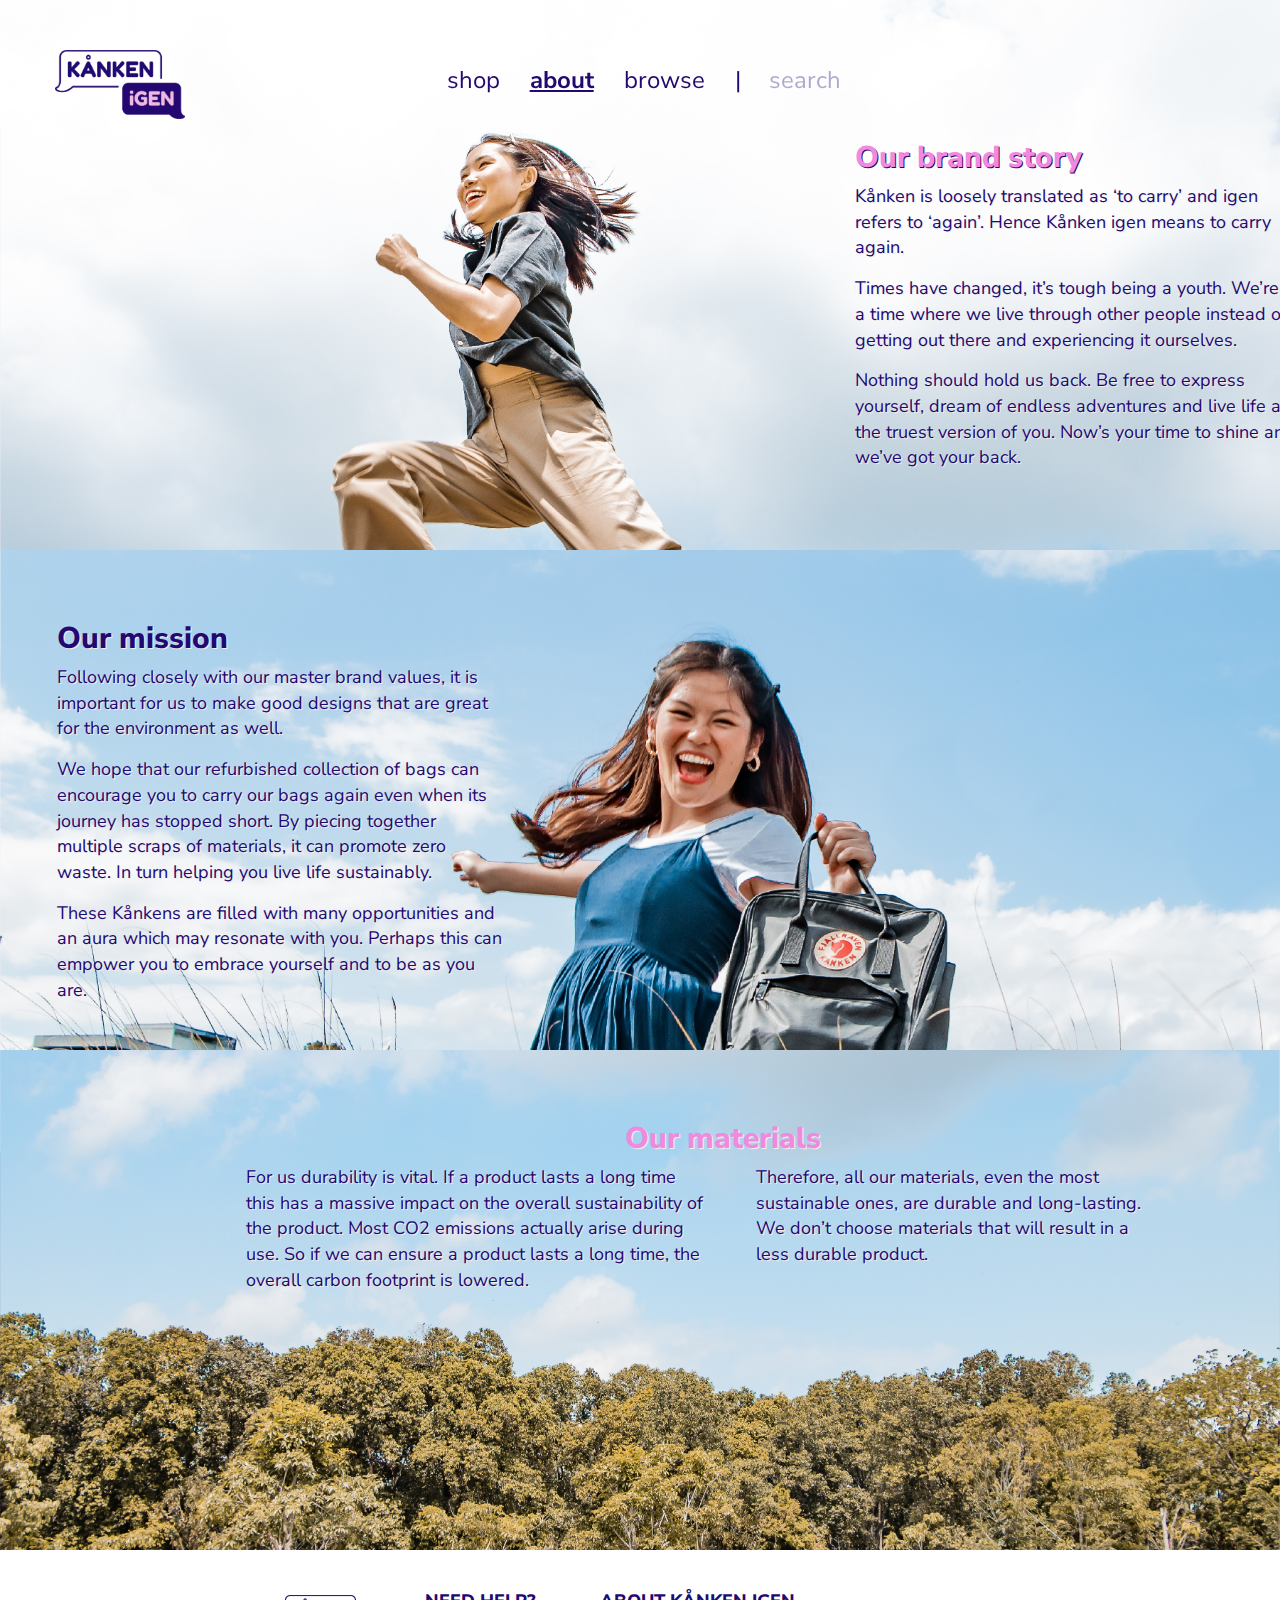
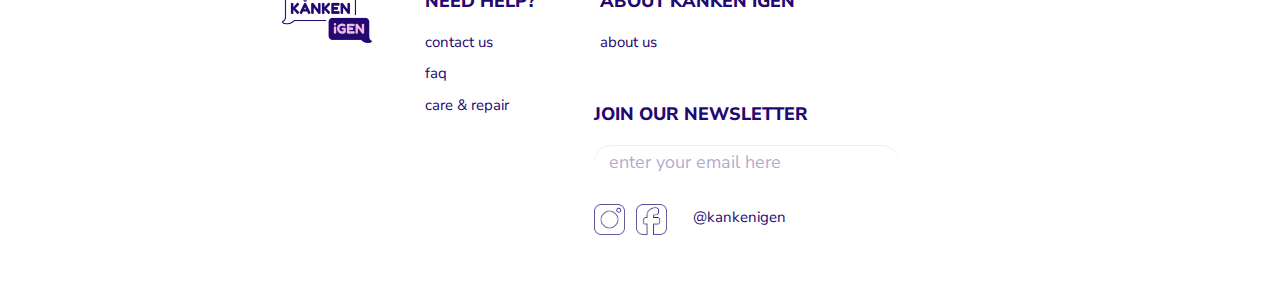
<file: about.html>
<!DOCTYPE html>
<html>
<head>

<meta charset="utf-8"/>
<meta http-equiv="X-UA-Compatible" content="IE=edge"/>
<meta name="viewport" content="width=device-width, initial-scale=1.0">

<style>
@import url('https://fonts.googleapis.com/css?family=Nunito+Sans:300,400,800,900&display=swap');
</style>

<title>ABOUT KÅNKEN IGEN</title>
	<link rel="stylesheet" type="text/css" href="css/bootstrap.min.css">
	<link rel="stylesheet" type="text/css" href="mycss.css">
	<link href="https://fonts.googleapis.com/css?family=Nunito+Sans&display=swap" rel="stylesheet">
</head>

<body>

<!-- navigation bar -->	
<div class="col-lg-12 col-xs-6">
	<div class="navbar-custom navbar navbar-default navbar-fixed-top text-center">

<!-- start of big container fluid -->	
	     <div class="container-fluid">
	<div class="col-lg-4 col-xs-6" style="margin-top: 30px">
	<a class="navbar-brand xs-center" href="index.html"><img src="img/blue_pink_logo_b.png"></a><span class="sr-only">(current)</span></div>


	    <!-- Brand and toggle get grouped for better mobile display -->
	<div class="navbar-header">
	<button type="button" class="navbar-toggle collapsed" data-toggle="collapse" data-target="#bs-example-navbar-collapse-1" aria-expanded="false">
	 <span class="sr-only">Toggle navigation</span>
	 <span class="col-lg-2 icon-bar"></span>
	 <span class="col-lg-2 icon-bar"></span>
	 <span class="col-lg-2 icon-bar"></span>

	 </button>
	    </div>

	    <!-- Collect the nav links, forms, and other content for toggling -->
	    <div class="collapse navbar-collapse" id="bs-example-navbar-collapse-1">
	      <ul class="pt50 nav navbar-nav xs-texts">
	        <li><a href="shop.html" class="navbar-xs">shop</a></li>
	        <li><a href="about.html" class="navbar-xs about-head">about</a></li>
	        <li><a href="browse.html" class="navbar-xs">browse</a></li>
	        <li><a class="divider">|</a></li>
	      </ul>
	      <form class="pt50 navbar-form navbar-left col-lg-2 col-xs-12">
	        <div class="form-group">
	          <input type="text" class="form-control search-btn" placeholder="search">
	        </div>
	      </form>
	      <ul class="pt22 col-lg-2 col-xs-12 nav navbar-nav">
	      	<li><a href="#"><img src="img/cart-button.png" class="cart-btn"></a></li>
	      	<li><a href="#" class="view-cart">view cart</a></li>
	      	<li><a href="#" class="help-xs">help <span class="glyphicon glyphicon-question-sign help-icon" aria-hidden="true"></span></a></li>
	      </ul>
	    </div><!-- /.navbar-collapse -->
	  </div><!-- /.container-fluid -->
	</div>
</div><!-- end navigation bar -->

<!-- about us jumbotron -->	
<div class="jumbotron jumbotron-about">
<div class="container-fluid about-jumbo-cover-xs">
	<div class="about-texts">
  		<h1 class="col-lg-12 col-xs-12 about-title">Our brand story</h1>
  		<p class="col-lg-12 col-xs-12 about-para">Kånken is loosely translated as ‘to carry’ and igen refers to ‘again’. Hence Kånken igen means to carry again.</p>

  		<p class="col-lg-12 col-xs-12 about-para">Times have changed, it’s tough being a youth. We’re in a time where we live through other people instead of getting out there and experiencing it ourselves.</p>

  		<p class="col-lg-12 col-xs-12 about-para">Nothing should hold us back. Be free to express yourself, dream of endless adventures and live life as the truest version of you. Now’s your time to shine and we’ve got your back.</p>

  		<p class="col-lg-12 col-xs-12 about-para-xs">Kånken is loosely translated as ‘to carry’ and igen refers to ‘again’. Hence Kånken igen means to carry again.</p>

  		<p class="col-lg-12 col-xs-12 about-para-xs">Times have changed, it’s tough being a youth. Nothing should hold us back. Be free to express yourself, dream of endless adventures and live life as the truest version of you. Now’s your time to shine and we’ve got your back.</p>

  	</div>
</div>
</div><!-- end of about us jumbotron -->

<!-- our mission jumbotron -->	
<div class="jumbotron jumbotron-mission">
<div class="container-fluid mission-jumbo-cover-xs">
	<div class="mission-texts">
  		<h1 class="col-lg-12 col-xs-12 mission-title">Our mission</h1>
  		<p class="col-lg-12 col-xs-12 mission-para">Following closely with our master brand values, it is important for us to make good designs that are great for the environment as well.</p>

  		<p class="col-lg-12 col-xs-12 mission-para">We hope that our refurbished collection of bags can encourage you to carry our bags again even when its journey has stopped short. By piecing together multiple scraps of materials, it can promote zero waste. In turn helping you live life sustainably.</p>

  		<p class="col-lg-12 col-xs-12 mission-para">These Kånkens are filled with many opportunities and an aura which may resonate with you. Perhaps this can empower you to embrace yourself and to be as you are.</p>

  		<p class="col-lg-12 col-xs-12 mission-para-xs">We hope that our refurbished collection of bags can encourage you to carry our bags again even when its journey has stopped short.</p>
  		<p class="col-lg-12 col-xs-12 mission-para-xs">These Kånkens are filled with many opportunities and an aura which may resonate with you. Perhaps this can empower you to embrace yourself and to be as you are.</p>
  	</div>
</div>
</div><!-- end of our mission jumbotron -->	

<!-- sustainability jumbotron -->	
<div class="jumbotron jumbotron-sustainability">
<div class="container-fluid sustainability-jumbo-cover-xs">
	<div class="sustainability-texts">
  		<h1 class="col-lg-12 col-xs-12 sustainability-title">Our materials</h1>
  		<div class="col-lg-2"></div>
  		<p class="col-lg-4 col-xs-12 sustainability-para">For us durability is vital. If a product lasts a long time this has a massive impact on the overall sustainability of the product. Most CO2 emissions actually arise during use. So if we can ensure a product lasts a long time, the overall carbon footprint is lowered. </p>

  		<p class="col-lg-6 col-xs-12 sustainability-bump sustainability-para">Therefore, all our materials, even the most sustainable ones, are durable and long-lasting. We don’t choose materials that will result in a less durable product.</p>

  		<p class="col-lg-4 col-xs-12 sustainability-para-xs">All our materials, even the most sustainable ones, are durable and long-lasting. If a product lasts a long time this has a massive impact on the overall sustainability of the product. Most CO2 emissions actually arise during use. So if we can ensure a product lasts a long time, the overall carbon footprint is lowered. </p>
  	</div>
  </div>
</div>
</div><!-- end of sustainability jumbotron -->

<!-- footer -->
<footer>
<div class="container-fluid footer-bottom">
	
	<div class="col-lg-1 col-xs-1"><a href="index.html"><img class="logo-brand" src="img/blue_pink_logo_b.png"></a></div>

	<div class="col-lg-2 col-xs-5 need-help-col">
		<div class="row"><h2 class="footer-heads">NEED HELP?</h2></div>
		<div class="row"><a class="contact-us" href="#"><p class="footer-subheads">contact us</p></a></div>
		<div class="row"><a class="faq" href="#"><p class="footer-subheads">faq</p></a></div>
		<div class="row"><a class="care-repair" href="#"><p class="footer-subheads">care & repair</p></a></div>
	</div>
	<div class="col-lg-3 col-xs-6 about-kanken-igen">
		<div class="row"><h2 class="footer-heads">ABOUT KÅNKEN IGEN</h2></div>
		<div class="row"><a class="about-us" href="about.html"><p class="footer-subheads">about us</p></a></div>
	</div>
	<div class="col-lg-5 col-xs-12 join-newsletter">
		<div class="row"><h2 class="footer-heads">JOIN OUR NEWSLETTER</h2></div>
		<div class="row">
	      <form class="join-newsletter-box">
	        <div class="form-group">
	          <input type="text" class="form-control join-btn" placeholder="enter your email here"></div>
	      </form>
        </div>
        <div class="row icon col-lg-2">
        	<a href="https://www.instagram.com/kankenigen/" target="0"><img src="img/instagram-icon.png"></a></div>
        <div class="row icon col-lg-2">
        	<a href="https://www.facebook.com/kanken.igen.5" target="0"><img src="img/facebook-icon.png"></a>
        </div>
        <div class="row social-media-handle">
        <p class="footer-subheads">@kankenigen</p>
        </div>
	</div>

</div>
</footer>

<script src="https://ajax.googleapis.com/ajax/libs/jquery/1.12.4/jquery.min.js"></script>
<script src="js/bootstrap.min.js"></script>

</body>
</file>
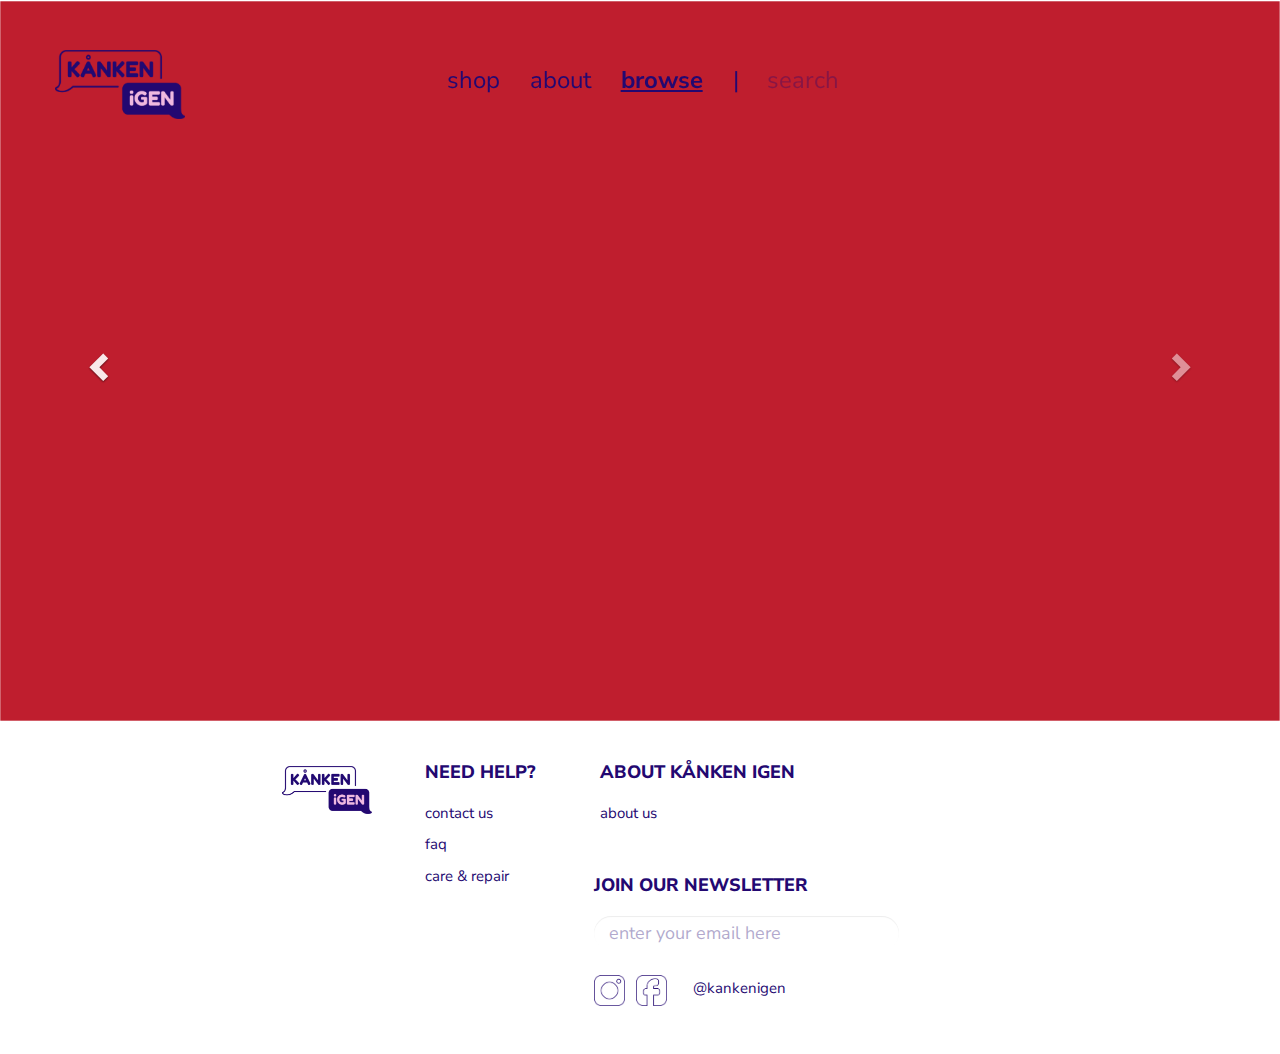
<file: browse.html>
<!DOCTYPE html>
		<html>
		<head>

		<meta charset="utf-8"/>
		<meta http-equiv="X-UA-Compatible" content="IE=edge"/>
		<meta name="viewport" content="width=device-width, initial-scale=1.0">

		<style>
		@import url('https://fonts.googleapis.com/css?family=Nunito+Sans:300,400,800,900&display=swap');
		</style>

		<title>KÅNKEN IGEN CATELOGUE</title>
			<link rel="stylesheet" type="text/css" href="css/bootstrap.min.css">
			<link rel="stylesheet" type="text/css" href="mycss.css">
			<link href="https://fonts.googleapis.com/css?family=Nunito+Sans&display=swap" rel="stylesheet">
		</head>

		<body>

		<!-- navigation bar -->	
		<div class="col-lg-12 col-xs-6">
			<div class="navbar-custom navbar navbar-default navbar-fixed-top text-center">

		<!-- start of big container fluid -->	
			     <div class="container-fluid">
			<div class="col-lg-4 col-xs-6" style="margin-top: 30px">
			<a class="navbar-brand xs-center" href="index.html"><img src="img/blue_pink_logo_b.png"></a><span class="sr-only">(current)</span></div>


			    <!-- Brand and toggle get grouped for better mobile display -->
			<div class="navbar-header">
			<button type="button" class="navbar-toggle collapsed" data-toggle="collapse" data-target="#bs-example-navbar-collapse-1" aria-expanded="false">
			 <span class="sr-only">Toggle navigation</span>
			 <span class="col-lg-2 icon-bar"></span>
			 <span class="col-lg-2 icon-bar"></span>
			 <span class="col-lg-2 icon-bar"></span>

			 </button>
			    </div>

			    <!-- Collect the nav links, forms, and other content for toggling -->
			    <div class="collapse navbar-collapse" id="bs-example-navbar-collapse-1">
			      <ul class="pt50 nav navbar-nav xs-texts">
			        <li><a href="shop.html" class="navbar-xs">shop</a></li>
			        <li><a href="about.html" class="navbar-xs">about</a></li>
			        <li><a href="browse.html" class="navbar-xs browse-head">browse</a></li>
			        <li><a class="divider">|</a></li>
			      </ul>
			      <form class="pt50 navbar-form navbar-left col-lg-2 col-xs-12">
			        <div class="form-group">
			          <input type="text" class="form-control search-btn" placeholder="search">
			        </div>
			      </form>
			      <ul class="pt22 col-lg-2 col-xs-12 nav navbar-nav">
			      	<li><a href="#"><img src="img/cart-button.png" class="cart-btn"></a></li>
			      	<li><a href="#" class="view-cart">view cart</a></li>
			      	<li><a href="#" class="help-xs">help <span class="glyphicon glyphicon-question-sign help-icon" aria-hidden="true"></span></a></li>
			      </ul>
			    </div><!-- /.navbar-collapse -->
			  </div><!-- /.container-fluid -->
			</div>
		</div><!-- end navigation bar -->

		<!-- carousel lg-->
			<div class="container-fluid browse-book carousel-lg" style="">	
					<div id="myCarousel" class="carousel slide" data-ride="carousel">
			    <!-- Indicators -->
			    <ol class="carousel-indicators">
			      <li data-target="#myCarousel" data-slide-to="0" class="active"></li>
			      <li data-target="#myCarousel" data-slide-to="1"></li>
			      <li data-target="#myCarousel" data-slide-to="2"></li>
			      <li data-target="#myCarousel" data-slide-to="3"></li>
			    </ol>

			    <!-- Wrapper for slides -->
			    <div class="carousel-inner">

			      <div class="item active" style="background-image: url(img/browse-1440/01.jpg);">
			      </div>
			    
			      <div class="item" style="background-image: url(img/browse-1440/02.jpg);">
			      </div>

			      <div class="item" style="background-image: url(img/browse-1440/03.jpg);">
			      </div>

			      <div class="item" style="background-image: url(img/browse-1440/04.jpg);">
			      </div>
			  
			    </div>

			    <!-- Left and right controls -->
			   <a class="left carousel-control" href="#myCarousel" data-slide="prev" style="background: none !important;">
			      <span class="glyphicon glyphicon-chevron-left"></span>
			      <span class="sr-only">Previous</span>
			    </a>
			    <a class="right carousel-control" href="#myCarousel" data-slide="next" style="background: none !important;">
			      <span class="glyphicon glyphicon-chevron-right"></span>
			      <span class="sr-only">Next</span>
			    </a>
			  </div>
			</div>
		<!-- end of carousel -->

		<!-- carousel s-->
			<div class="container-fluid browse-book carousel-s" style="">	
					<div id="myCarousel" class="carousel slide" data-ride="carousel">
			    <!-- Indicators -->
			    <ol class="carousel-indicators">
			      <li data-target="#myCarousel" data-slide-to="0" class="active"></li>
			      <li data-target="#myCarousel" data-slide-to="1"></li>
			      <li data-target="#myCarousel" data-slide-to="2"></li>
			      <li data-target="#myCarousel" data-slide-to="3"></li>
			    </ol>

			    <!-- Wrapper for slides -->
			    <div class="carousel-inner">

			      <div class="item active" style="background-image: url(img/browse-414/01.jpg);">
			      </div>
			    
			      <div class="item" style="background-image: url(img/browse-414/02.jpg);">
			      </div>

			      <div class="item" style="background-image: url(img/browse-414/03.jpg);">
			      </div>

			      <div class="item" style="background-image: url(img/browse-414/04.jpg);">
			      </div>
			  
			    </div>

			    <!-- Left and right controls -->
			   <a class="left carousel-control" href="#myCarousel" data-slide="prev" style="background: none !important;">
			      <span class="glyphicon glyphicon-chevron-left"></span>
			      <span class="sr-only">Previous</span>
			    </a>
			    <a class="right carousel-control" href="#myCarousel" data-slide="next" style="background: none !important;">
			      <span class="glyphicon glyphicon-chevron-right"></span>
			      <span class="sr-only">Next</span>
			    </a>
			  </div>
			</div>
		<!-- end of carousel -->

		<!-- carousel xs-->
			<div class="container-fluid browse-book carousel-xs" style="">	
					<div id="myCarousel" class="carousel slide" data-ride="carousel">
			    <!-- Indicators -->
			    <ol class="carousel-indicators">
			      <li data-target="#myCarousel" data-slide-to="0" class="active"></li>
			      <li data-target="#myCarousel" data-slide-to="1"></li>
			      <li data-target="#myCarousel" data-slide-to="2"></li>
			      <li data-target="#myCarousel" data-slide-to="3"></li>
			    </ol>

			    <!-- Wrapper for slides -->
			    <div class="carousel-inner">

			      <div class="item active" style="background-image: url('https://mdbootstrap.com/img/Photos/Slides/img%20(45).jpg');">
			      </div>

			      <div class="item" style="background-image: url('https://mdbootstrap.com/img/Photos/Slides/img%20(46).jpg');">
			      </div>
			    
			      <div class="item" style="background-image: url('https://mdbootstrap.com/img/Photos/Slides/img%20(47).jpg');">
			      </div>
			  
			    </div>

			    <!-- Left and right controls -->
			   <a class="left carousel-control" href="#myCarousel" data-slide="prev" style="background: none !important;">
			      <span class="glyphicon glyphicon-chevron-left"></span>
			      <span class="sr-only">Previous</span>
			    </a>
			    <a class="right carousel-control" href="#myCarousel" data-slide="next" style="background: none !important;">
			      <span class="glyphicon glyphicon-chevron-right"></span>
			      <span class="sr-only">Next</span>
			    </a>
			  </div>
			</div>
		<!-- end of carousel -->

		<!-- footer -->
		<footer>
		<div class="container-fluid footer-bottom">
			
			<div class="col-lg-1 col-xs-1"><a href="index.html"><img class="logo-brand" src="img/blue_pink_logo_b.png"></a></div>

			<div class="col-lg-2 col-xs-5 need-help-col">
				<div class="row"><h2 class="footer-heads">NEED HELP?</h2></div>
				<div class="row"><a class="contact-us" href="#"><p class="footer-subheads">contact us</p></a></div>
				<div class="row"><a class="faq" href="#"><p class="footer-subheads">faq</p></a></div>
				<div class="row"><a class="care-repair" href="#"><p class="footer-subheads">care & repair</p></a></div>
			</div>
			<div class="col-lg-3 col-xs-6 about-kanken-igen">
				<div class="row"><h2 class="footer-heads">ABOUT KÅNKEN IGEN</h2></div>
				<div class="row"><a class="about-us" href="about.html"><p class="footer-subheads">about us</p></a></div>
			</div>
			<div class="col-lg-5 col-xs-12 join-newsletter">
				<div class="row"><h2 class="footer-heads">JOIN OUR NEWSLETTER</h2></div>
				<div class="row">
			      <form class="join-newsletter-box">
			        <div class="form-group">
			          <input type="text" class="form-control join-btn" placeholder="enter your email here"></div>
			      </form>
		        </div>
		        <div class="row icon col-lg-2">
		        	<a href="https://www.instagram.com/kankenigen/" target="0"><img src="img/instagram-icon.png"></a></div>
		        <div class="row icon col-lg-2">
		        	<a href="https://www.facebook.com/kanken.igen.5" target="0"><img src="img/facebook-icon.png"></a>
		        </div>
		        <div class="row social-media-handle">
		        <p class="footer-subheads">@kankenigen</p>
		        </div>
			</div>

		</div>
		</footer>

		<script src="https://ajax.googleapis.com/ajax/libs/jquery/1.12.4/jquery.min.js"></script>
		<script src="js/bootstrap.min.js"></script>

		<script type="text/javascript">
			$('.carousel').carousel({
			touch: true // default
			})
		</script>

		</body>
</file>
<file: mycss.css>
@import url('https://fonts.googleapis.com/css?family=Nunito+Sans&display=swap');


@media (min-width: 992px){ /*this is the start of min-width 992px max-width 1440px aka lg forms*/

body {
	color: #230871;
	font-family: Nunito Sans, sans-serif;
}

.navbar-brand>img {
	width: 170px;
	padding-left: 40px;
}

.navbar-default .navbar-nav>li>a {
	color: #230871;
	font-family: Nunito Sans, sans-serif;
	font-size: 24px;
}

div.form-group{
	width:168px;
}

.form-control.search-btn{
	text-rendering: auto;
    display: block;
    width: 100%;
    height: 34px;
    padding: 0;
    padding-left: 13px;
    margin-right: 0;
    font-size: 24px;
    line-height: 0;
    color: #230871;
    background-color: transparent;
    background-image: none;
    border: 0px solid #ccc;
    border-radius: 0px
    -webkit-box-shadow: inset 0 1px 1px rgba(0,0,0,.075);
    box-shadow: inset 0 0px 0px rgba(0,0,0,.075);
    -webkit-transition: border-color ease-in-out .15s,-webkit-box-shadow ease-in-out .15s;
    -o-transition: border-color ease-in-out .15s,box-shadow ease-in-out .15s;
    transition: border-color ease-in-out .15s,box-shadow ease-in-out .15s;
}

.form-control.search-btn::placeholder{
	color: #230871;
	opacity:0.35;
}

.navbar-custom.navbar.navbar-default.navbar-fixed-top.text-center{
	margin-top:5px;
}

.navbar-custom {
    border: 0px solid #ccc;
    border-radius: 0px
    -webkit-box-shadow: inset 0 1px 1px rgba(0,0,0,.075);
    box-shadow: inset 0 0px 0px rgba(0,0,0,.075);
    color: transparent;
    background-color: transparent;
}

.navbar-default .navbar-nav>li>a:hover .navbar-nav>li>a:focus{
	color: #F189DF;
}

.form-control.join-btn{
	text-rendering: auto;
  	text-align: left;
    display: block;
    width: 305px;
    height: 34px;
    padding-left: 15px;
    margin-right: 0;
    font-size: 18px;
    line-height: 0;
    color: #230871;
    background-color: transparent;
    background-image: none;
    border: 0px;
    border-color: #230871;
    border-radius: 20px;
    -webkit-box-shadow: inset 1 1px -0.5px rgba(0,0,0,.075);
    box-shadow: inset 1 1px -0.5px rgba(0,0,0,.075);
    -webkit-transition: border-color ease-in-out .15s,-webkit-box-shadow ease-in-out .15s;
    -o-transition: border-color ease-in-out .15s,box-shadow ease-in-out .15s;
    transition: border-color ease-in-out .15s,box-shadow ease-in-out .15s;
}

.form-control.join-btn::placeholder{
	color: #230871;
	opacity:0.35;
}


li img.cart-btn{
	width:410px;
	padding-top:38px;
	padding-left: 387px;
}

li a.view-cart{
	display:none;
}


.pt22{
	padding-top: 22px;	
}

.pt50{
	padding-top: 50px;
}

.col-lg-1, .col-lg-10, .col-lg-11, .col-lg-12, .col-lg-2, .col-lg-3, .col-lg-4, .col-lg-5, .col-lg-6, .col-lg-7, .col-lg-8, .col-lg-9, .col-md-1, .col-md-10, .col-md-11, .col-md-12, .col-md-2, .col-md-3, .col-md-4, .col-md-5, .col-md-6, .col-md-7, .col-md-8, .col-md-9, .col-sm-1, .col-sm-10, .col-sm-11, .col-sm-12, .col-sm-2, .col-sm-3, .col-sm-4, .col-sm-5, .col-sm-6, .col-sm-7, .col-sm-8, .col-sm-9, .col-xs-1, .col-xs-10, .col-xs-11, .col-xs-12, .col-xs-2, .col-xs-3, .col-xs-4, .col-xs-5, .col-xs-6, .col-xs-7, .col-xs-8, .col-xs-9 {
	padding-left:0;
	padding-right: 0;
}

.jumbotron-landing{
	background-image: url(img/hazael-bag-jumping-xs.jpg);
    background-repeat: no-repeat;
	background-position-x: -450px;
    background-position-y: -450px;
    background-size: 150%;
    height:629px; 
	padding-top: 0px;
    padding-bottom: 0px;
    margin-top: 0px;
    margin-bottom: 0;
}


.jumbotron-landing.bag-feature{
	background-image: url(img/sherman-hill-lg.jpg);
	background-position-x: -50px;
    background-position-y: -360px;
    background-repeat: no-repeat;
    background-size: 120%;
    height:387px; 
    margin: 0 auto;
}

.jumbo-cover-xs2{
	padding-left: 55px;
}

div.landing-texts{
	padding-top:168px;
	padding-left: 137px;	
}

div.landing-texts2{
	padding-left: 137px;	
	padding-top: 50px;	
}

h1.landing-title{
    font-size: 30px;
	color: #F189DF;
	font-weight:800;
	padding-bottom: 0px;
	text-shadow: 1px 1.1px #230871;
}
p.landing-para{
	color: white;
	font-size: 24px;
	font-weight: 400;
}

h1.bags-title{
    font-size: 30px;
	color: #230871;
	font-weight:800;
	text-shadow: 1px 1.1px #eee;
}
p.bags-para{
	color: #F189DF;
	font-size: 24px;
	font-weight: 400;
	width: 470px;
}

p a.btn.btn-primary.btn-lg.btn-learn{
	background-color: #F189DF;
	border:0;
	border-radius: 20px;
	font-size: 15px;
	font-weight: 800;
	color: #230871;
	padding-left: 20px;
    width: 138px;
    padding-right: 20px;
}


p a.btn.btn-primary.btn-lg.btn-read{
	background-color: #230871;
	border:0;
	border-radius: 20px;
	font-size: 15px;
	font-weight: 800;
	color: white;
	padding-left: 20px;
    width: 118px;
    padding-right: 20px;
}

h2.footer-heads{
    font-size: 18px;
	color: #230871;
	font-weight:800;
	padding-bottom: 10px;
}

p.footer-subheads{
	color: #230871;
	font-size: 15px;
	font-weight: 400;
}

.container-fluid.footer-bottom{
	padding-left: 282px;
    background-color: #fff;
    padding-bottom: 45px;
}

img.logo-brand{
	width: 90px;
	padding-top: 45px;
}

div.col-lg-2.need-help-col{
	width: 156px;
	padding-left: 76px;
	padding-top: 22px;
}

div.col-lg-3.about-kanken-igen{
	width: 265px;
	padding-left: 95px;
	padding-top: 22px;
}

div.col-lg-5.join-newsletter{
	width:568px;
	padding-left: 89px;
	padding-top: 22px;
}

div.icon img{
	height:41px;
	padding-top:10px;
}

.col-lg-2.icon {
    width: 15%;
}

.social-media-handle{
	padding-top: 13px;
	margin-left: 0;
	padding-left: 0;
}

.help-icon,li a.help-xs{
	display: none;
}

.jumbotron-shop{
	background-image: url(img/hazael-bag-sit.jpg);
	background-position-x: left;
    background-position-y: -95px;
    background-size: 110%;
    height:650px; 
    margin: 0 auto;
}

li .shop-head{
	text-decoration-line: underline;
	font-weight:bold;
}

li .about-head{
	text-decoration-line: underline;
	font-weight:bold;
}

li .browse-head{
	text-decoration-line: underline;
	font-weight:bold;
}

div.shop-texts{
	padding-top:140px;
	padding-left: 875px;
	width: 1000px;
}


h1.shop-title{
    font-size: 30px;
	color: #230871;
	font-weight:800;
	margin-top: 0px;
	padding-bottom: 0px;
	width: 531px;
	text-shadow: 1px 1.1px #230871;
}
p.shop-para{
	width:424px;
	color: white;
	padding-bottom: 5px;
	margin-bottom: 0;
	font-size: 24px;
	font-weight: 400;
	padding-left: 0px;
	text-shadow: 1px 1.1px #230871;
}


p a.btn.btn-primary.btn-lg.btn-shop-now{
	background-color: #230871;
	border:0;
	border-radius: 20px;
	font-size: 15px;
	font-weight: 800;
	color: #F189DF;
    height: 43px;
}

.btn-shop-now-gap-lg{
	display: none;
}

.btn-shop-now{
    margin-left: 0px;
    margin-top: 8px;
}

div.featured-items{
	margin-top: 17px;
	padding-right: 0px;
}

div.colours-of-month-parent{
	width:500px;
}

h1.colours-title{
    font-size: 35px;
	color: #230871;
	font-weight:800;
	padding-left: 0;
	margin-top: 25px;
	margin-bottom: 0px;
	margin-left: 110px;
}

div.colours-of-month-boxes{
	padding-left: 0;
	margin-top: 8px;
	margin-left: 37px;
	background-image: url(img/colours-month-180pp.png);
	background-repeat: no-repeat;
	background-position-x: center;
    background-position-y: center;
    background-size: 100%;
    width:500px;
    height:320px;
}

div.mix-n-matcher{
	padding-left: 0;
	margin-top: 37px;
	margin-bottom: 8px;
	margin-left: 92px;
	background-image: url(img/pic-bag-shop-shapes.jpg);
	background-repeat: no-repeat;
	background-position-x: center;
    background-position-y: center;
    background-size: 100%;
    width:833px;
    height:366px;
}

div.mixer-texts{
	padding-top:70px;
	padding-left: 353px;	
}


h1.mixer-title{
    font-size: 35px;
	color: #F189DF;
	font-weight:800;
	margin-top: 0px;
	padding-bottom: 10px;
	width:475px;
	text-shadow: 1px 1.1px #230871;
}
p.mixer-para{
	width:450px;
	color: white;
	padding-bottom: 0px;
	font-size: 24px;
	font-weight: 400;
	padding-left: 0px;
}

p a.btn.btn-primary.btn-lg.btn-mixer{
	background-color: #F189DF;
	border:0;
	border-radius: 20px;
	font-size: 15px;
	font-weight: 800;
	color: #230871;
}

.btn-mixer{
	margin-top: 17px;
    margin-left: 0px;
    width:80px;
}

p.mixer-para2{
	margin-top: 0px;
}

.jumbotron-about{
	background-image: url(img/christy-jump-100.jpg);
	background-position-x: center;
    background-position-y: center;
    background-size: 100%;
    height:550px; 
    margin: 0 auto;
}

div.about-texts{
	padding-top:93px;
	padding-left: 840px;	
	width: 700px;
}

h1.about-title{
    font-size: 30px;
	color: #F189DF;
	font-weight:800;
	margin-top: 0px;
	padding-bottom: 0px;
	width: 450px;
	text-shadow: 1px 1.1px #230871;
}

p.about-para{
	width:445px;
	color: #230871;
	padding-bottom: 15px;
	margin-bottom: 0;
	font-size: 18px;
	font-weight: 400;
	padding-left: 0px;
	text-shadow: 1px 1.1px #eee;
}

p.about-para-xs{
	display: none;
}

.jumbotron-mission{
	background-image: url(img/hazael-bag-jumping-100.jpg);
	background-position-x: center;
    background-position-y: center;
    background-size: 100%;
    height:500px; 
    margin: 0 auto;
}

div.mission-texts{
	padding-top:24px;
	padding-left: 42px;	
	width: 700px;
}

h1.mission-title{
    font-size: 30px;
	color: #230871;
	font-weight:800;
	margin-top: 0px;
	padding-bottom: 0px;
	width: 950px;
	text-shadow: 1px 1.1px #eee;
}

p.mission-para{
	width:445px;
	color: #230871;
	padding-bottom: 15px;
	margin-bottom: 0;
	font-size: 18px;
	font-weight: 400;
	padding-left: 0px;
	text-shadow: 1px 1.1px #eee;
}

p.mission-para-xs{
	display: none;
}

.jumbotron-sustainability{
	background-image: url(img/scenery-100.jpg);
	background-position-x: center;
    background-position-y: center;
    background-size: 100%;
    height:500px; 
    margin: 0 auto;
}

div.sustainability-texts{
	padding-top:24px;
	padding-left: 37px;	
	width: 1200px;
}

h1.sustainability-title{
    font-size: 30px;
	color: #F189DF;
	font-weight:800;
	margin-top: 0px;
	padding-bottom: 0px;
	width: 1342px;
	text-shadow: 1px 1.1px #eee;
	text-align: center;
}

p.sustainability-para{
	width:460px;
	color: #230871;
	padding-bottom: 15px;
	margin-bottom: 0;
	font-size: 18px;
	font-weight: 400;
	padding-left: 0px;
	text-shadow: 1px 1.1px #eee;
}

p.sustainability-bump.sustainability-para{
	padding-left: 50px;
}

p.sustainability-para-xs{
	display: none;
}

ol.carousel-indicators{
	visibility: hidden;
}

div.browse-book{
	padding: 0 !important; 
	margin: 0 !important;
	
}

div.item {
  background-position: center;
  background-repeat: no-repeat;
  background-size: cover;
}

div.item:before {
  content: "";
  display: block;
  padding-bottom: 56.25%; /* example */
}

div.carousel-s{
	display: none;
}

div.carousel-xs{
	display: none;
}

} /*this is the end of min-width 994px max-width 1440px aka lg forms*/

/*-----*/
/*-----*/
/*-----*/
/*-----*/
/*-----*/

@media (max-width:414px){ /*this is the start of max-width 414px aka XS forms*/

body {
	color: #230871;
	font-family: Nunito Sans, sans-serif;
}

.navbar-brand>img {
	width: 90px;
	padding-left: 0px;
	padding-bottom: 80px;
}

div.navbar{
	width: 440px;
}

.navbar-default .navbar-toggle {
    border-color: transparent;
}

div.row.resize-xs{
	width:375px;
}

element.style {
    bottom: 65px;
}

.navbar-default .navbar-nav>li>a.help-xs {
	padding-left: 60px;
    padding-top: 0px;
    padding-bottom: 40px;
	color: #F189DF;
	font-weight: bold;
	font-size: 15px;
}

.navbar-default .navbar-nav>li>a.help-xs:hover{
	color: grey;
	text-decoration-line:underline;
	font-style: italic;
}

.help-icon{
	width: 15px;
    padding-left: 3px;
}

.jumbotron-landing{
	background-image: url(img/hazael-bag-sit-xs.jpg);
	background-position-x: 0px;
    background-position-y: -40px;
    background-size: 300%;
    height:500px; 
    margin: 0 auto;
}

.jumbotron-landing.bag-feature{
	background-image: url(img/sherman-hill-xs.jpg);
	background-position-x: -340px;
    background-position-y: -850px;
    background-size: 270%;
    height:350px; 
    margin: 0 auto;
    padding-top: 20px;
}

div .container-fluid.jumbo-cover-xs{
	padding-left: 38px;
}

div .container-fluid.jumbo-cover-xs2{
    padding-left: 150px;
    padding-right: 33px;
}

.navbar-default .navbar-toggle:focus, .navbar-default .navbar-toggle:hover{
	background-color: transparent;
}

.navbar-default{
	background-color: #fff;
}

div.landing-texts{
	padding-top:160px;	
}

div.landing-texts2{
	padding-top:22px;	
}


h1.landing-title{
    font-size: 27px;
	color: #F189DF;
	font-weight:800;
	padding-bottom: 5px;
	padding-left: 0;
	width:215px;
}
p.landing-para{
	color: white;
	padding-bottom: 5px;
	font-size: 15px;
	font-weight: 400;
	padding-left: 0;

}

h1.bags-title{
    font-size: 27px;
	color: #230871;
	font-weight:800;
	padding-bottom: 5px;
	padding-left: 0;
	width:215px;
}
p.bags-para{
	color: #F189DF;
	padding-bottom: 5px;
	font-size: 15px;
	font-weight: 400;
	padding-left: 0;

}

p a.btn.btn-primary.btn-lg.btn-learn{
	background-color: #F189DF;
	border:0;
	border-radius: 40px;
	font-size: 10px;
	font-weight: 800;
	color: #230871;
}

p a.btn.btn-primary.btn-lg.btn-read{
	background-color: #230871;
	border:0;
	border-radius: 40px;
	font-size: 10px;
	font-weight: 800;
	color: white;
}

a.xs-center{
	padding-top: 0px;
	padding-left: 0px;
	padding-bottom: 15px;
}

li a.divider{
	display:none;
}

img.hide-xs{
	display:none;
}

div.navbar-header{
	height: 109px;
}

.navbar-toggle.collapsed{
	margin-top: 27px;
}

.navbar-toggle{
	margin-top: 37px;
	margin-right: 30px;
}

.navbar-form{
    padding: 0;
    margin: 0;
}

ul.pt50.nav.navbar-nav{
    padding-top: 0px;
}

.navbar-default .navbar-collapse, .navbar-default .navbar-form {
    border-color: transparent;
}

div.form-group{
	width:414px;
}

.form-control.search-btn{
	text-rendering: auto;
  	text-align: center;
    display: block;
    width: 350px;
    height: 34px;
    padding: 0;
    margin-right: 0;
    font-size: 18px;
    line-height: 0;
    color: #230871;
    background-color: transparent;
    background-image: none;
    border: 0px;
    border-color: #230871;
    border-radius: 40px;
    -webkit-box-shadow: inset 1 1px -0.5px rgba(0,0,0,.075);
    box-shadow: inset 1 1px -0.5px rgba(0,0,0,.075);
    -webkit-transition: border-color ease-in-out .15s,-webkit-box-shadow ease-in-out .15s;
    -o-transition: border-color ease-in-out .15s,box-shadow ease-in-out .15s;
    transition: border-color ease-in-out .15s,box-shadow ease-in-out .15s;
}

.form-control.search-btn::placeholder{
	color: #230871;
	opacity:0.35;
}

.pt50.navbar-form.navbar-left.col-lg-2.col-xs-12{
	padding-left:35px;
}

.navbar-custom {
    border: 0px solid #ccc;
    border-radius: 0px
    -webkit-box-shadow: inset 0 1px 1px rgba(0,0,0,.075);
    box-shadow: inset 0 0px 0px rgba(0,0,0,.075);
}

.navbar-default .navbar-nav>li>a{
	color: #230871;
	font-size: 18px;
}

.navbar-default .navbar-nav>li>a:hover{
	color: #F189DF;
}

.navbar-default .navbar-nav>li>a.view-cart:hover{
	color: #F189DF;
	text-decoration-line:underline;
}

li img.cart-btn{
	display: none;
}

li a.view-cart{
	padding-left: 60px;
    padding-top: 0px;
    padding-bottom: 40px;
	font-weight: bold;
}

form.pt50.navbar-form.navbar-left.col-xs-7{
	margin-left: 65px;
}

footer{
	display: none;
}

.col-lg-1,.col-xs-1,.col-xs-2,.col-xs-3,.col-xs-4,.col-xs-5,.col-xs-6,.col-xs-7,.col-xs-8,.col-xs-9,.col-xs-10,.col-xs-11,.col-xs-12{
	padding-left:0;
	padding-right: 0;
}


.jumbotron-shop{
	background-image: url(img/hazael-bag-sit.jpg);
	background-repeat: no-repeat;
	background-position-x: center;
    background-position-y: 80px;
    background-size: 140%;
    width: 414px;
    height:375px; 
    margin: 0 auto;
}

li .shop-head{
	text-decoration-line: underline;
	font-weight:bold;
}

li .about-head{
	text-decoration-line: underline;
	font-weight:bold;
}

li .browse-head{
	text-decoration-line: underline;
	font-weight:bold;
}

div.shop-texts{
	padding-top:132px;
	padding-left: 130px;
	height:550px;	
}


h1.shop-title{
    font-size: 18px;
	color: #F189DF;
	font-weight:800;
	margin-top: 0px;
	width: 190px;
	text-shadow: 1px 1.1px #230871;
}
p.shop-para{
	width:200px;
	color: white;
	padding-bottom: 5px;
	margin-bottom: 0;
	font-size: 15px;
	font-weight: 400;
	padding-left: 0px;
}

p a.btn.btn-primary.btn-lg.btn-shop-now{
	background-color: #F189DF;
	border:0;
	border-radius: 20px;
	font-size: 10px;
	font-weight: 800;
	color: #230871;
}

.btn-shop-now{
    margin-left: 0px;
    margin-top: 8px;
}

div.featured-items{
	margin-top: 13px;
	padding-right: 0px;
	padding-left: 0px;
}

div.colours-of-month-parent{
	width:375px;
}

h1.colours-title{
    font-size: 24px;
	color: #230871;
	font-weight:800;
	padding-left: 0;
	margin-top: 00px;
	margin-bottom: 0px;
	margin-left: 70px;
    margin-right: 70px;
    width: 270px;
}

div.colours-of-month-boxes{
	padding-left: 0;
	margin-top: 10px;
	margin-left: 0;
	background-image: url(img/colours-month-180pp.png);
	background-repeat: no-repeat;
	background-position-x: center;
    background-position-y: center;
    background-size: 90%;
    width:414px;
    height:223px;
}

div.col-xs-12.mix-n-matcher{
	padding-left: 0;
	margin-top: 17px;
	margin-bottom: 0px;
	margin-left: 0px;
	background-image: url(img/pic-bag-shop-shapes-xs.jpg);
	background-position-x: center;
    background-position-y: center;
    background-size: 100%;
    width:414px;
    height:232px;
}

div.mixer-texts{
	padding-top: 22px;
	padding-left: 175px;
    height: 136px;	
}


h1.mixer-title{
    font-size: 18px;
	color: #F189DF;
	font-weight:800;
	margin-top: 0px;
	padding-bottom: 16px;
	margin-bottom: 0px;
	width:160px;
	text-shadow: 1px 1.1px #230871;
}
p.mixer-para{
	width:160px;
	color: white;
	padding-bottom: 0px;
	margin-bottom: 0px;
	font-size: 15px;
	font-weight: 400;
	padding-left: 0px;
	text-shadow: 1px 1.1px #230871;
}

p.mixer-para2{
	margin-top: 10px;
}

p a.btn.btn-primary.btn-lg.btn-mixer{
	background-color: #F189DF;
	border:0;
	border-radius: 20px;
	font-size: 10px;
	font-weight: 800;
	color: #230871;
	width: 60px;
    border-left-width: 0px;
    padding-left: 15px;
    border-right-width: 15px;
    padding-right: 15px;
    margin-top: 5px;
}

br.btn-shop-now-gap{
	display: none;
}

br.btn-mixer-gap.btn-mixer-gap-xs{
	display: none;
}

.jumbotron-about{
	background-image: url(img/christy-jump-xs-100.jpg);
	background-position-x: center;
    background-position-y: top;
    background-size: 100%;
    height: 422px;
    width: 414px;
    margin: 0 auto;
    margin-top: 110px;
    padding-top: 18px;
    padding-bottom: 0px
}

div.about-texts{
	padding-top: 37px;
	padding-left: 5px;	
	width: 294px;
}

h1.about-title{
    font-size: 18px;
	color: #F189DF;
	font-weight:800;
	margin-top: 0px;
	padding-bottom: 0px;
	width: 160px;
	text-shadow: 1px 1.1px #230871;
}

p.about-para{
	display: none;
}

p.about-para-xs{
	width: 200px;
	color: #230871;
	padding-bottom: 15px;
	margin-bottom: 0;
	font-size: 15px;
	font-weight: 400;
	padding-left: 0px;
	text-shadow: 1px 1.1px #eee;
}

.jumbotron-mission{
	background-image: url(img/hazael-bag-balance.jpg);
	background-position-x: right;
    background-position-y: top;
    background-size: 140%;
    height:352px;
    width: 414px;
    margin: 0 auto;
}

div.mission-texts{
	padding-top:8px;
	padding-left: 183px;	
	width: 294px;
}

h1.mission-title{
    font-size: 18px;
	color: #230871;
	font-weight:800;
	margin-top: 0px;
	padding-bottom: 0px;
	width: 160px;
	text-shadow: 1px 1.1px #eee;
}

p.mission-para-xs{
	width:200px;
	color: #230871;
	padding-bottom: 15px;
	margin-bottom: 0;
	font-size: 15px;
	font-weight: 400;
	padding-left: 0px;
	text-shadow: 1px 1.1px #eee;
}

p.mission-para{
	display: none;
}

.jumbotron-sustainability{
	background-image: url(img/scenery-xs-100.jpg);
	background-position-x: center;
    background-position-y: center;
    background-size: 100%;
    height:314px;
    width: 414px; 
    margin: 0 auto;
}

div.sustainability-texts{
	padding-top: 8px;
	padding-left: 5px;	
	width: 294px;
}

h1.sustainability-title{
    font-size: 18px;
	color: #F189DF;
	font-weight:800;
	margin-top: 0px;
	padding-bottom: 0px;
	width: 160px;
	text-shadow: 1px 1.1px #eee;
}

p.sustainability-para-xs{
	width: 387px;
	color: #230871;
	padding-bottom: 15px;
	margin-bottom: 0;
	font-size: 15px;
	font-weight: 400;
	padding-left: 0px;
	text-shadow: 1px 1.1px #eee;
}

p.sustainability-para{
	display: none;
}

ol.carousel-indicators{
	visibility: hidden;
}

div.browse-book{
	padding: 0 !important; 
	margin-top: 108px;
	
}

div.item {
  background-position: center;
  background-repeat: no-repeat;
  background-size: cover;
}

div.item:before {
  content: "";
  display: block;
  padding-bottom: 56.25%; /* example */
}

div.container-fluid.carousel-lg{
	display: none;
}

div.container-fluid.carousel-xs{
	display: none;
}

}

@media (max-width: 376px){ /*this is the start of max-width 992px aka XS forms*/

body {
	color: #230871;
	font-family: Nunito Sans, sans-serif;
}

.navbar-brand>img {
	width: 90px;
	padding-left: 0px;
	padding-bottom: 80px;
}

div.navbar{
	width:375px;
}

.navbar-default .navbar-toggle {
    border-color: transparent;
}

div.row.resize-xs{
	width:375px;
}

element.style {
    bottom: 65px;
}

.navbar-default .navbar-nav>li>a.help-xs {
	padding-left: 60px;
    padding-top: 0px;
    padding-bottom: 40px;
	color: #F189DF;
	font-weight: bold;
	font-size: 15px;
}

.navbar-default .navbar-nav>li>a.help-xs:hover{
	color: grey;
	text-decoration-line:underline;
	font-style: italic;
}

.help-icon{
	width: 15px;
    padding-left: 3px;
}

.jumbotron-landing{
	background-image: url(img/hazael-bag-sit-xs.jpg);
	background-position-x: 0px;
    background-position-y: -40px;
    background-size: 300%;
    height:500px; 
    margin: 0 auto;
}

.jumbotron-landing.bag-feature{
	background-image: url(img/sherman-hill-xs.jpg);
	background-position-x: -340px;
    background-position-y: -850px;
    background-size: 270%;
    height:350px; 
    margin: 0 auto;
    padding-top: 20px;
}

div .container-fluid.jumbo-cover-xs{
	padding-left: 38px;
}

div .container-fluid.jumbo-cover-xs2{
    padding-left: 150px;
    padding-right: 33px;
}

.navbar-default .navbar-toggle:focus, .navbar-default .navbar-toggle:hover{
	background-color: transparent;
}

.navbar-default{
	background-color: #fff;
}

div.landing-texts{
	padding-top:160px;	
}

div.landing-texts2{
	padding-top:22px;	
}


h1.landing-title{
    font-size: 27px;
	color: #F189DF;
	font-weight:800;
	padding-bottom: 5px;
	padding-left: 0;
	width:215px;
}
p.landing-para{
	color: white;
	padding-bottom: 5px;
	font-size: 15px;
	font-weight: 400;
	padding-left: 0;

}

h1.bags-title{
    font-size: 27px;
	color: #230871;
	font-weight:800;
	padding-bottom: 5px;
	padding-left: 0;
	width:215px;
}
p.bags-para{
	color: #F189DF;
	padding-bottom: 5px;
	font-size: 15px;
	font-weight: 400;
	padding-left: 0;

}

p a.btn.btn-primary.btn-lg.btn-learn{
	background-color: #F189DF;
	border:0;
	border-radius: 40px;
	font-size: 10px;
	font-weight: 800;
	color: #230871;
}

p a.btn.btn-primary.btn-lg.btn-read{
	background-color: #230871;
	border:0;
	border-radius: 40px;
	font-size: 10px;
	font-weight: 800;
	color: white;
}

a.xs-center{
	padding-top: 0px;
	padding-left: 0px;
	padding-bottom: 15px;
}

li a.divider{
	display:none;
}

img.hide-xs{
	display:none;
}

div.navbar-header{
	height: 109px;
}

.navbar-toggle.collapsed{
	margin-top: 27px;
}

.navbar-toggle{
	margin-top: 37px;
	margin-right: 30px;
}

.navbar-form{
    padding: 0;
    margin-top: 0;
}

ul.pt50.nav.navbar-nav{
    padding-top: 0px;
}

.navbar-default .navbar-collapse, .navbar-default .navbar-form {
    border-color: transparent;
}

div.form-group{
	width:168px;
}

.form-control.search-btn{
	text-rendering: auto;
  	text-align: center;
    display: block;
    width: 305px;
    height: 34px;
    padding: 0;
    margin-right: 0;
    font-size: 18px;
    line-height: 0;
    color: #230871;
    background-color: transparent;
    background-image: none;
    border: 0px;
    border-color: #230871;
    border-radius: 40px;
    -webkit-box-shadow: inset 1 1px -0.5px rgba(0,0,0,.075);
    box-shadow: inset 1 1px -0.5px rgba(0,0,0,.075);
    -webkit-transition: border-color ease-in-out .15s,-webkit-box-shadow ease-in-out .15s;
    -o-transition: border-color ease-in-out .15s,box-shadow ease-in-out .15s;
    transition: border-color ease-in-out .15s,box-shadow ease-in-out .15s;
}

.form-control.search-btn::placeholder{
	color: #230871;
	opacity:0.35;
}

.pt50.navbar-form.navbar-left.col-lg-2.col-xs-12{
	padding-left:35px;
}

.navbar-custom {
    border: 0px solid #ccc;
    border-radius: 0px
    -webkit-box-shadow: inset 0 1px 1px rgba(0,0,0,.075);
    box-shadow: inset 0 0px 0px rgba(0,0,0,.075);
}

.navbar-default .navbar-nav>li>a{
	color: #230871;
	font-size: 18px;
}

.navbar-default .navbar-nav>li>a:hover{
	color: #F189DF;
}

.navbar-default .navbar-nav>li>a.view-cart:hover{
	color: #F189DF;
	text-decoration-line:underline;
}

li img.cart-btn{
	display: none;
}

li a.view-cart{
	padding-left: 60px;
    padding-top: 0px;
    padding-bottom: 40px;
	font-weight: bold;
}

form.pt50.navbar-form.navbar-left.col-xs-7{
	margin-left: 65px;
}

footer{
	display: none;
}

.col-lg-1,.col-xs-1,.col-xs-2,.col-xs-3,.col-xs-4,.col-xs-5,.col-xs-6,.col-xs-7,.col-xs-8,.col-xs-9,.col-xs-10,.col-xs-11,.col-xs-12{
	padding-left:0;
	padding-right: 0;
}


.jumbotron-shop{
	background-image: url(img/hazael-bag-sit.jpg);
	background-repeat: no-repeat;
	background-position-x: center;
    background-position-y: 80px;
    background-size: 140%;
    width: 375px;
    height:375px; 
    margin: 0 auto;
}

li .shop-head{
	text-decoration-line: underline;
	font-weight:bold;
}

li .about-head{
	text-decoration-line: underline;
	font-weight:bold;
}

li .browse-head{
	text-decoration-line: underline;
	font-weight:bold;
}

div.shop-texts{
	padding-top:132px;
	padding-left: 130px;
	height:550px;	
}


h1.shop-title{
    font-size: 18px;
	color: #F189DF;
	font-weight:800;
	margin-top: 0px;
	width: 190px;
	text-shadow: 1px 1.1px #230871;
}
p.shop-para{
	width:200px;
	color: white;
	padding-bottom: 5px;
	margin-bottom: 0;
	font-size: 15px;
	font-weight: 400;
	padding-left: 0px;
}

p a.btn.btn-primary.btn-lg.btn-shop-now{
	background-color: #F189DF;
	border:0;
	border-radius: 20px;
	font-size: 10px;
	font-weight: 800;
	color: #230871;
}

.btn-shop-now{
    margin-left: 0px;
    margin-top: 8px;
}

div.featured-items{
	margin-top: 13px;
	padding-right: 0px;
	padding-left: 0px;
}

div.colours-of-month-parent{
	width:375px;
}

h1.colours-title{
    font-size: 24px;
	color: #230871;
	font-weight:800;
	padding-left: 0;
	margin-top: 00px;
	margin-bottom: 0px;
	margin-left: 70px;
    margin-right: 70px;
    width: 270px;
}

div.colours-of-month-boxes{
	padding-left: 0;
	margin-top: 10px;
	margin-left: 0;
	background-image: url(img/colours-month-180pp.png);
	background-repeat: no-repeat;
	background-position-x: center;
    background-position-y: center;
    background-size: 90%;
    width:375px;
    height:223px;
}

div.col-xs-12.mix-n-matcher{
	padding-left: 0;
	margin-top: 17px;
	margin-bottom: 0px;
	margin-left: 0px;
	background-image: url(img/pic-bag-shop-shapes-xs.jpg);
	background-position-x: center;
    background-position-y: center;
    background-size: 100%;
    width:375px;
    height:232px;
}

div.mixer-texts{
	padding-top: 22px;
	padding-left: 175px;
    height: 136px;	
}


h1.mixer-title{
    font-size: 18px;
	color: #F189DF;
	font-weight:800;
	margin-top: 0px;
	padding-bottom: 16px;
	margin-bottom: 0px;
	width:160px;
	text-shadow: 1px 1.1px #230871;
}
p.mixer-para{
	width:160px;
	color: white;
	padding-bottom: 0px;
	margin-bottom: 0px;
	font-size: 15px;
	font-weight: 400;
	padding-left: 0px;
	text-shadow: 1px 1.1px #230871;
}

p.mixer-para2{
	margin-top: 10px;
}

p a.btn.btn-primary.btn-lg.btn-mixer{
	background-color: #F189DF;
	border:0;
	border-radius: 20px;
	font-size: 10px;
	font-weight: 800;
	color: #230871;
	width: 60px;
    border-left-width: 0px;
    padding-left: 15px;
    border-right-width: 15px;
    padding-right: 15px;
    margin-top: 5px;
}

br.btn-shop-now-gap{
	display: none;
}

br.btn-mixer-gap.btn-mixer-gap-xs{
	display: none;
}

.jumbotron-about{
	background-image: url(img/christy-jump-xs-100.jpg);
	background-position-x: center;
    background-position-y: top;
    background-size: 100%;
    height: 393px;
    width: 375px;
    margin: 0 auto;
    margin-top: 110px;
    padding-top: 18px;
    padding-bottom: 0px
}

div.about-texts{
	padding-top: 37px;
	padding-left: 5px;	
	width: 294px;
}

h1.about-title{
    font-size: 18px;
	color: #F189DF;
	font-weight:800;
	margin-top: 0px;
	padding-bottom: 0px;
	width: 160px;
	text-shadow: 1px 1.1px #230871;
}

p.about-para{
	display: none;
}

p.about-para-xs{
	width: 200px;
	color: #230871;
	padding-bottom: 15px;
	margin-bottom: 0;
	font-size: 15px;
	font-weight: 400;
	padding-left: 0px;
	text-shadow: 1px 1.1px #eee;
}

.jumbotron-mission{
	background-image: url(img/hazael-bag-balance.jpg);
	background-position-x: -180px;
    background-position-y: top;
    background-size: 165%;
    height:412px;
    width: 375px;
    margin: 0 auto;
}

div.mission-texts{
	padding-top:8px;
	padding-left: 183px;	
	width: 294px;
}

h1.mission-title{
    font-size: 18px;
	color: #230871;
	font-weight:800;
	margin-top: 0px;
	padding-bottom: 0px;
	width: 160px;
	text-shadow: 1px 1.1px #eee;
}

p.mission-para-xs{
	width:170px;
	color: #230871;
	padding-bottom: 15px;
	margin-bottom: 0;
	font-size: 15px;
	font-weight: 400;
	padding-left: 0px;
	text-shadow: 1px 1.1px #eee;
}

p.mission-para{
	display: none;
}

.jumbotron-sustainability{
	background-image: url(img/scenery-xs-100.jpg);
	background-position-x: center;
    background-position-y: center;
    background-size: 100%;
    height:314px;
    width: 375px; 
    margin: 0 auto;
}

div.sustainability-texts{
	padding-top: 0px;
	padding-left: 5px;	
	width: 294px;
}

h1.sustainability-title{
    font-size: 18px;
	color: #F189DF;
	font-weight:800;
	margin-top: 0px;
	padding-bottom: 0px;
	width: 160px;
	text-shadow: 1px 1.1px #eee;
}

p.sustainability-para-xs{
	width: 345px;
	color: #230871;
	padding-bottom: 15px;
	margin-bottom: 0;
	font-size: 15px;
	font-weight: 400;
	padding-left: 0px;
	text-shadow: 1px 1.1px #eee;
}

p.sustainability-para{
	display: none;
}

div.carousel-lg{
	display: none;
}

div.carousel-s{
	display: none;
}

}
</file>
